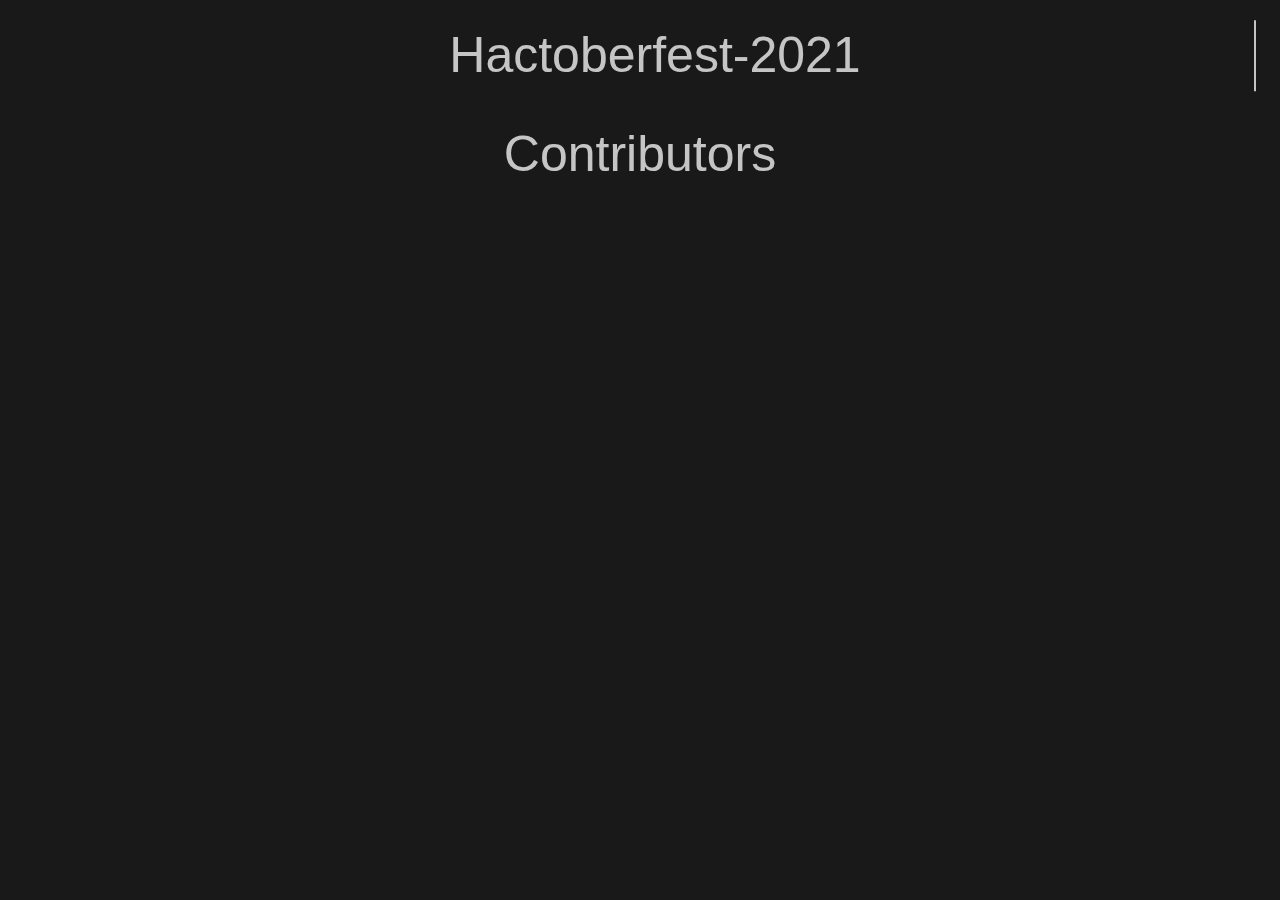
<file: index.html>
<!DOCTYPE html>
<html lang="en">

<head>
	<meta charset="UTF-8" />
	<title>Contributors</title>
</head>

<link rel="stylesheet" href="https://maxcdn.bootstrapcdn.com/bootstrap/3.3.7/css/bootstrap.min.css" />
<link rel="stylesheet" href="./src/index.css" />

<script src="https://ajax.googleapis.com/ajax/libs/jquery/3.1.1/jquery.min.js"></script>
<script src="https://cdnjs.cloudflare.com/ajax/libs/jquery/2.0.2/jquery.min.js"></script>

<script src="https://maxcdn.bootstrapcdn.com/bootstrap/3.3.7/js/bootstrap.min.js"></script>

<body>
	<div id="gradient" />
	<p class="line-1 anim-typewriter">Hactoberfest-2021</p>
	<h3>Contributors</h3>

	<div class="container" id="wrap">
		<div class="row" id="contributors"></div>
	</div>

	<script type="text/javascript" src="./src/index.js"></script>
</body>

</html>
</file>
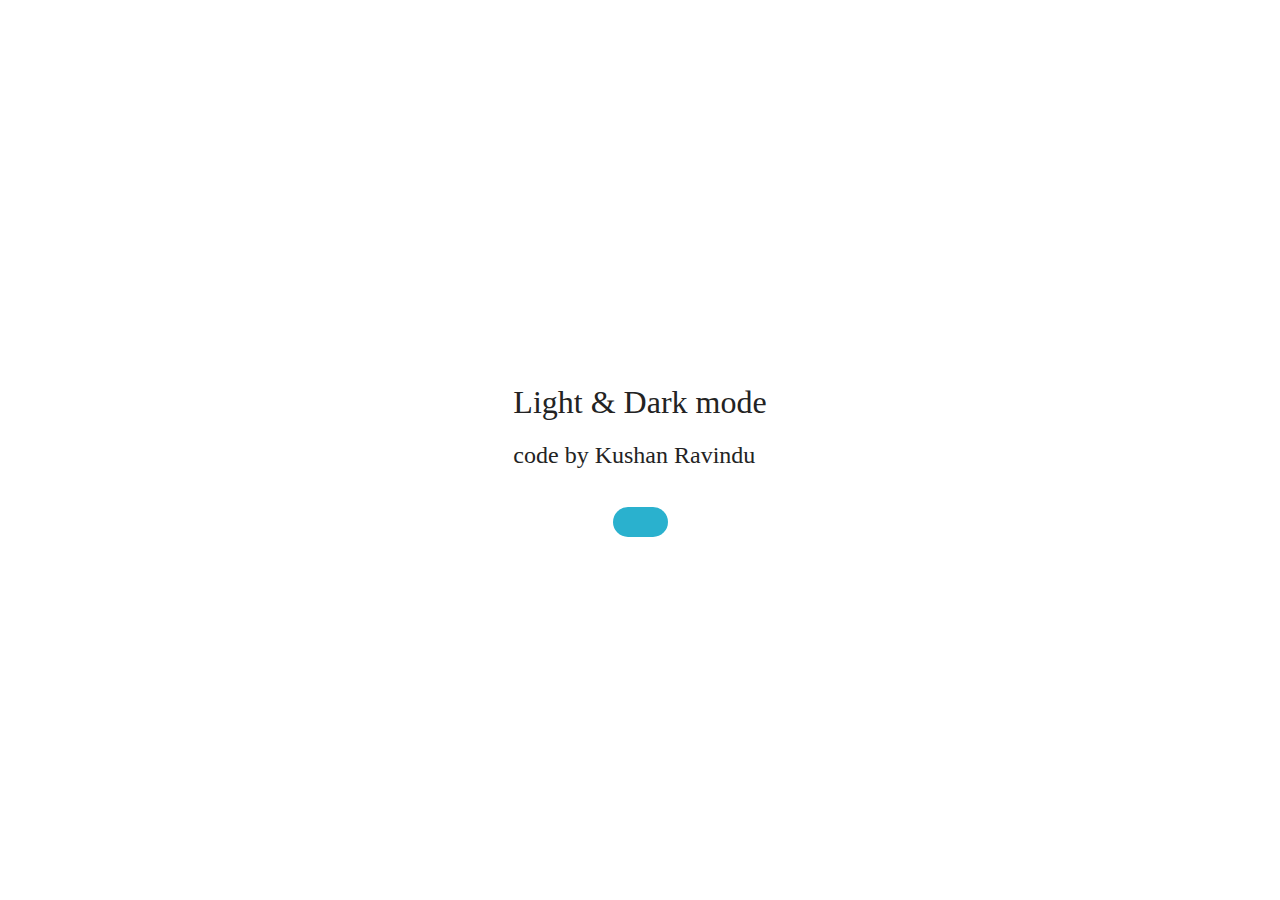
<file: Html,CSS/Dark Mode/index.html>
<!DOCTYPE html>
<html lang="en">
<head>
    <meta charset="UTF-8">
    <meta name="viewport" content="width=device-width, initial-scale=1.0">
    <meta http-equiv="X-UA-Compatible" content="ie=edge">
    <title>Dark &amp; Light mode</title>
    <link rel="stylesheet" href="style.css">
</head>
<body>
    <div class="container">
        <h1>Light &amp; Dark mode</h1>
        <h2>code by Kushan Ravindu</h2>

        <input class="container_toggle" type="checkbox" id="switch" name="mode">
        <label for="switch">Toggle</label> 
    </div>
    <script src="function.js"></script>
</body>
</html>
</file>
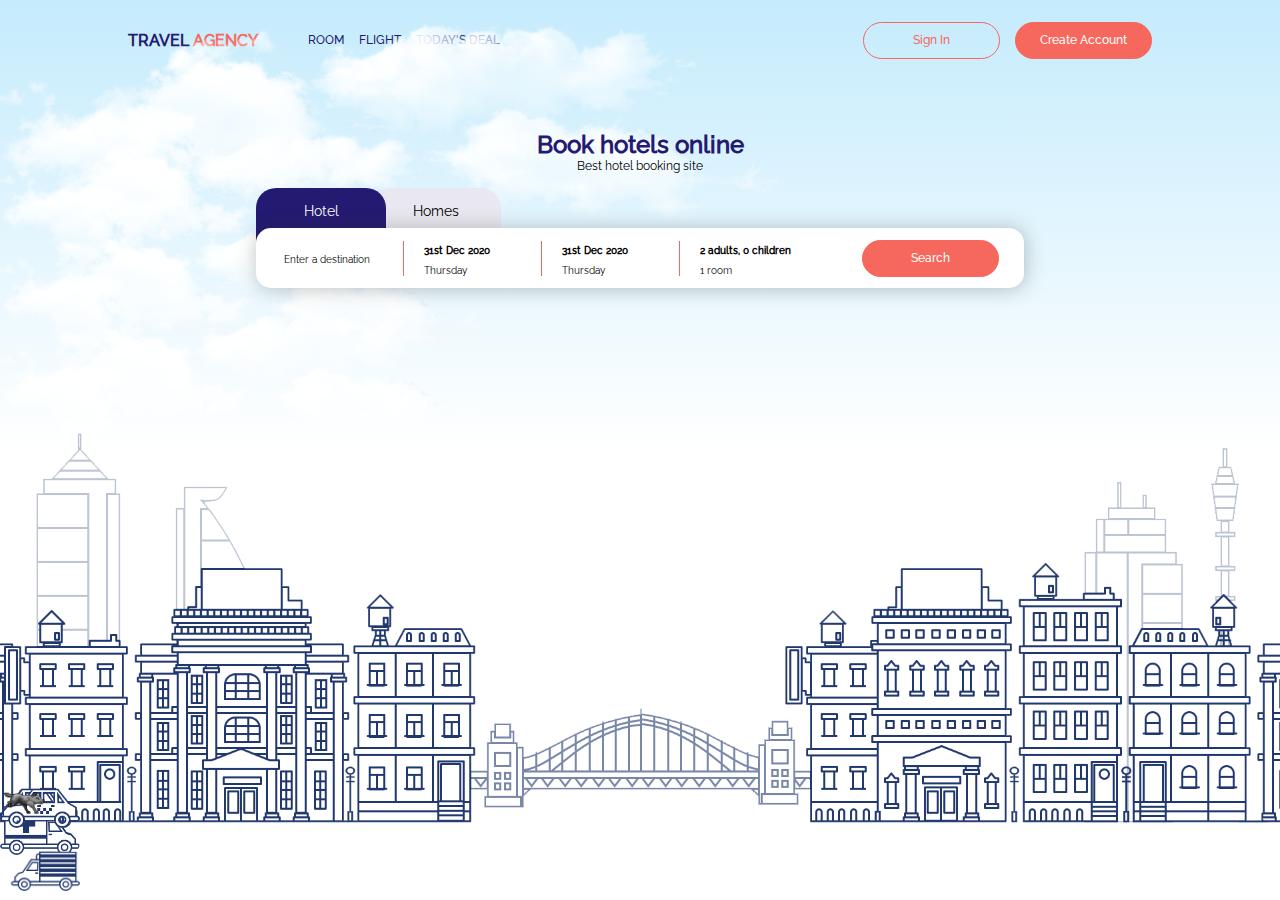
<file: Html,CSS/New folder/index.html>
<!DOCTYPE html>
<html lang="en">

<head>
  <meta charset="UTF-8">
  <meta name="viewport" content="width=device-width, initial-scale=1.0">
  <title>Hotel Booking </title>
  <link rel="stylesheet" href="css/font.css" />

  <link rel="stylesheet" href="css/style.css" />
</head>

<body>
  <div class="container">

    <header>
      <nav>
        <div class="menu">
          <div class="logo">Travel <span>Agency</span></div>
          <ul>
            <li>Room</li>
            <li>Flight</li>
            <li>Today's Deal</li>
          </ul>
        </div>
        <div class="myAccount">
          <div class="ctaGroup">
            <div class="cta">Sign In</div>
            <div class="cta active">Create Account</div>
          </div>
        </div>
      </nav>
    </header>

    <div class="hotel_content">

      <div class="info">
        <h2>Book hotels online</h2>
        <p>Best hotel booking site</p>
      </div>

      <div class="booking_info">

        <div class="opt">
          <span class="active">Hotel</span>
          <span>Homes</span>
        </div>

        <div class="booking_details">

          <div class="item">
            <i class="fa fa-search"></i>
            Enter a destination
          </div>

          <div class="item">
            <div class="date">31st Dec 2020 <i class="fa fa-angle-down"></i></div>
            <div class="days">Thursday</div>
          </div>

          <div class="item">
            <div class="date">31st Dec 2020 <i class="fa fa-angle-down"></i></div>
            <div class="days">Thursday</div>
          </div>

          <div class="item">
            <div class="people">2 adults, 0 children <i class="fa fa-angle-down"></i></div>
            <div class="days">1 room</div>
          </div>

          <div class="item">
            <div class="cta active">Search</div>
          </div>

        </div>

      </div>

    </div>

    <img src="images/hotel.png" class="hotel">
    <img src="images/car1.png" class="car1">
    <img src="images/car2.png" class="car2">
    <img src="images/car3.png" class="car3">
    <img src="images/car4.png" class="car4">
    <img src="images/dog.gif" class="dog_1">
    <img src="images/cloud.png" class="cloud">
    <img src="images/cloud.png" class="cloud_2">
    <img src="images/cloud.png" class="cloud_3">
    <img src="images/cloud.png" class="cloud_4">

  </div>

</body>

</html>
</file>
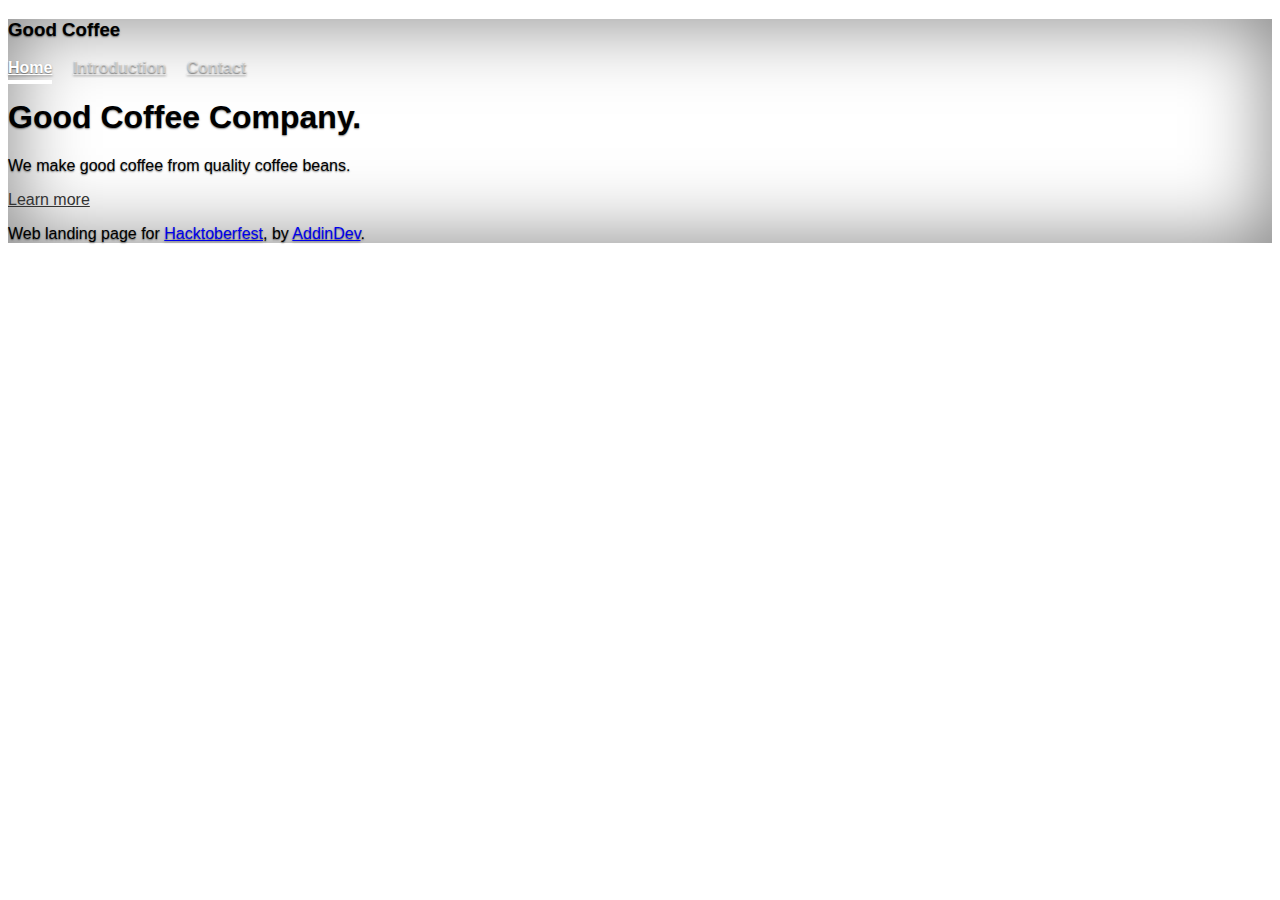
<file: Html,CSS/Simple Landing Page/index.html>
<!doctype html>
<html lang="en" class="h-100">

<head>
    <!-- Required meta tags -->
    <meta charset="utf-8">
    <meta name="viewport" content="width=device-width, initial-scale=1">

    <!-- Bootstrap CSS -->
    <link href="https://cdn.jsdelivr.net/npm/bootstrap@5.1.1/dist/css/bootstrap.min.css" rel="stylesheet"
        integrity="sha384-F3w7mX95PdgyTmZZMECAngseQB83DfGTowi0iMjiWaeVhAn4FJkqJByhZMI3AhiU" crossorigin="anonymous">

    <link href="styles.css" rel="stylesheet">

    <title>Coffee Shop</title>
</head>

<body class="d-flex h-100 text-center text-white bg-dark">

    <div class="cover-container d-flex w-100 h-100 p-3 mx-auto flex-column">
        <header class="mb-auto">
            <div>
                <h3 class="float-md-start mb-0">Good Coffee</h3>
                <nav class="nav nav-masthead justify-content-center float-md-end">
                    <a class="nav-link active" aria-current="page" href="#">Home</a>
                    <a class="nav-link" href="#">Introduction</a>
                    <a class="nav-link" href="#">Contact</a>
                </nav>
            </div>
        </header>

        <main class="px-3">
            <h1>Good Coffee Company.</h1>
            <p class="lead">We make good coffee from quality coffee beans. </p>
            <p class="lead">
                <a href="#" class="btn btn-lg btn-secondary fw-bold border-white bg-white">Learn more</a>
            </p>
        </main>

        <footer class="mt-auto text-white-50">
            <p>Web landing page for <a href="https://hacktoberfest.digitalocean.com/" class="text-white">Hacktoberfest</a>, by <a
                    href="https://github.com/AddinDev/" class="text-white">AddinDev</a>.</p>
        </footer>
    </div>

    <script src="https://cdn.jsdelivr.net/npm/bootstrap@5.1.1/dist/js/bootstrap.bundle.min.js"
        integrity="sha384-/bQdsTh/da6pkI1MST/rWKFNjaCP5gBSY4sEBT38Q/9RBh9AH40zEOg7Hlq2THRZ"
        crossorigin="anonymous"></script>

</body>

</html>
</file>
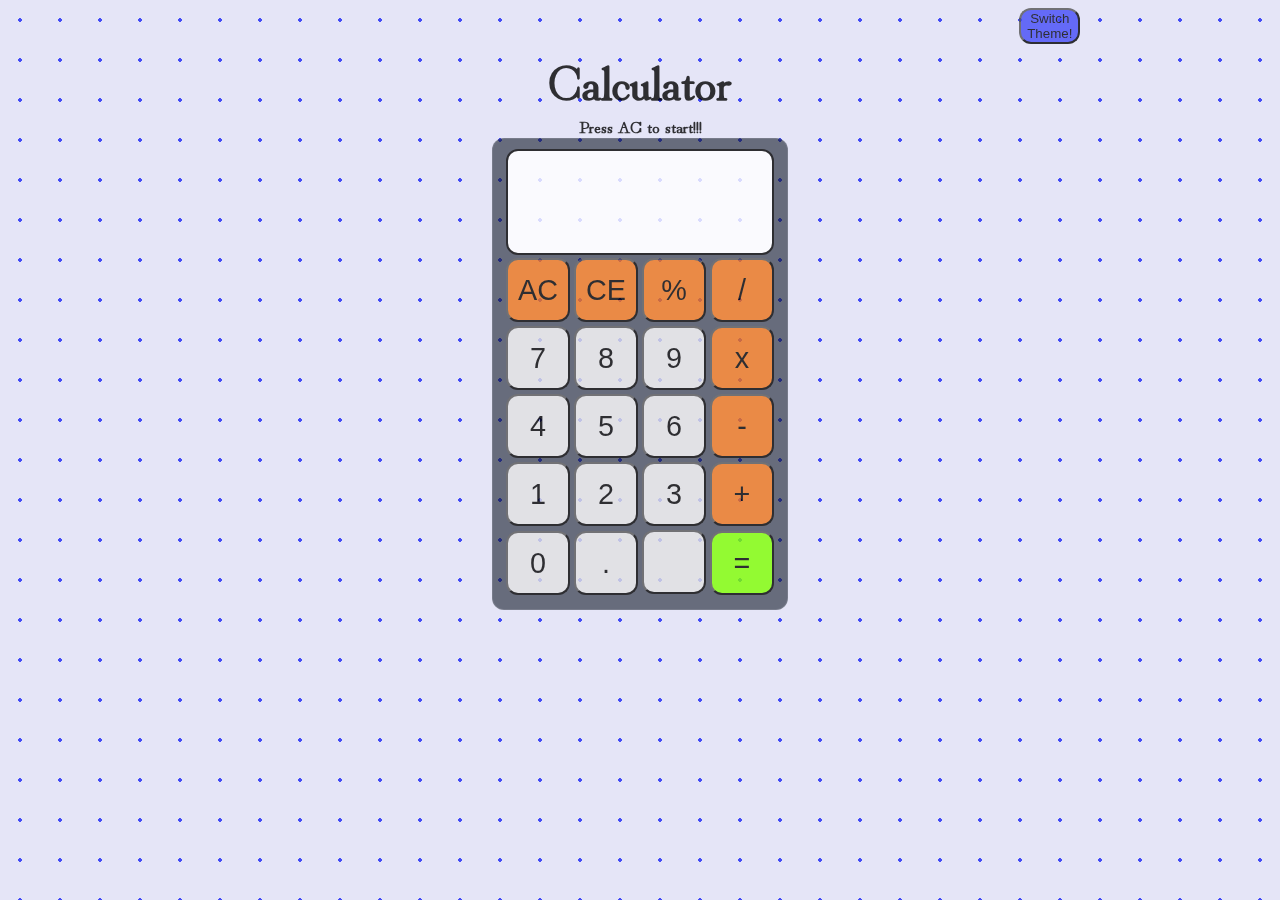
<file: Js/JS-Calc/index.html>
<!DOCTYPE html>
<html lang="en">
  <head>
    <meta charset="UTF-8" />
    <meta http-equiv="X-UA-Compatible" content="IE=edge" />
    <meta name="viewport" content="width=device-width, initial-scale=1.0" />

    <link rel="preconnect" href="https://fonts.googleapis.com">
    <link rel="preconnect" href="https://fonts.gstatic.com" crossorigin>
    <link href="https://fonts.googleapis.com/css2?family=Hina+Mincho&display=swap" rel="stylesheet">

    <link rel="stylesheet" href="style.css" />

    <script src="theme.js"></script>
    <title>Calculator using JS</title>
  </head>

  <body>

    <div class="toogle-theme">
      <button id="theme-switcher" class="round">Switch Theme!</button>
    </div>


    <div class="container">
      <h1>Calculator</h1>
      <h4>Press AC to start!!!</h4>

      

      <div class="calculator">
        <input type="text" name="screen" id="screen" />

        <table>
          <tr>
            <td><button class="numpad oper">AC</button></td>
            <td><button class="numpad oper">CE</button></td>
            <td><button class="numpad oper">%</button></td>
            <td><button class="numpad oper">/</button></td>
          </tr>
          <tr>
            <td><button class="numpad num">7</button></td>
            <td><button class="numpad num">8</button></td>
            <td><button class="numpad num">9</button></td>
            <td><button class="numpad oper">x</button></td>
          </tr>
          <tr>
            <td><button class="numpad num">4</button></td>
            <td><button class="numpad num">5</button></td>
            <td><button class="numpad num">6</button></td>
            <td><button class="numpad oper">-</button></td>
          </tr>
          <tr>
            <td><button class="numpad num">1</button></td>
            <td><button class="numpad num">2</button></td>
            <td><button class="numpad num">3</button></td>
            <td><button class="numpad oper">+</button></td>
          </tr>
          <tr>
            <td><button class="numpad num">0</button></td>
            <td><button class="numpad num">.</button></td>
            <td><button class="numpad num"></button></td>
            <td><button class="numpad equal">=</button></td>
          </tr>
        </table>
      </div>
    </div>

    <script src="index.js"></script>
  </body>

  <script>
    $( ".change" ).on("click", function() {
        if( $( "body" ).hasClass( "dark" )) {
            $( "body" ).removeClass( "dark" );
            $( ".change" ).text( "OFF" );
        } else {
            $( "body" ).addClass( "dark" );
            $( ".change" ).text( "ON" );
        }
    });
</script>
</html>
</file>
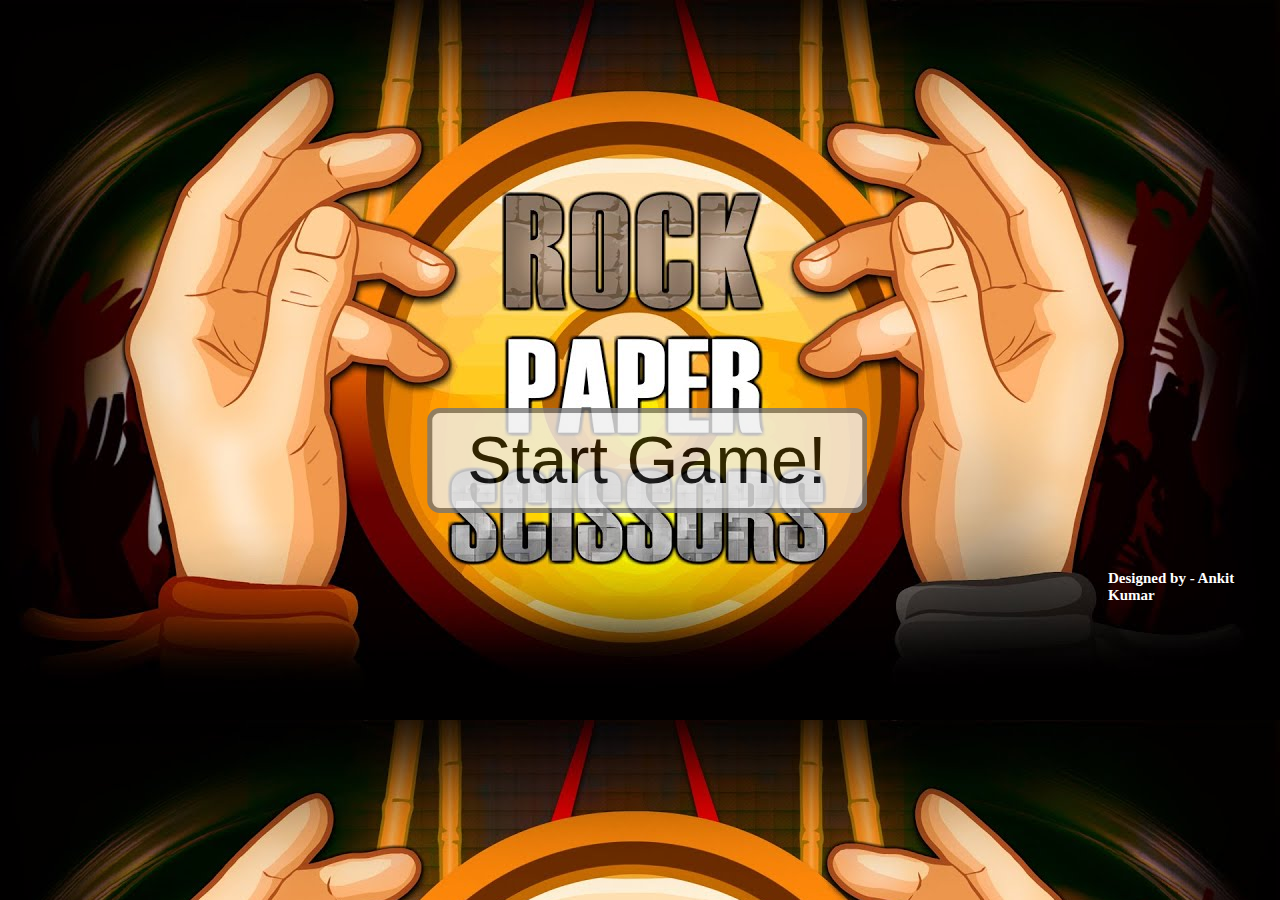
<file: Js/rock paper/index.html>
<!DOCTYPE html>
<html lang="en">
<head>
  <meta charset="UTF-8">
  <meta name="viewport" content="width=device-width, initial-scale=1.0">
  <meta http-equiv="X-UA-Compatible" content="ie=edge">
  <title>Rock, Paper, Scissors</title>
  <script src="app.js" defer></script>
  <style>
    body{

    background: url("maxresdefault.jpg");
    }
    .bottom{
    padding-left: 1100px;
    padding-top: 550px;
    
  }
    h2{
      color: rgb(255, 255, 255);

      height:20px;

      font-size: 15px;
    }
    .button {
  margin: 0;
  opacity: 0.8;
  position: absolute;
  top: 50%;
  right: 46%;
  /* -ms-transform: translateY(50%); */
  /* transform: translateY(50%); */
  transform: scale(5);
  margin-left: 66vh;
  ;
}
    
    
  </style>
</head>
<body>
  <div class="button">
    <button id="start-game-btn">Start Game!</button>
  </div>
  <div class="bottom">
    <h2>Designed by - Ankit Kumar</h2></div>
</body>
</html>
</file>
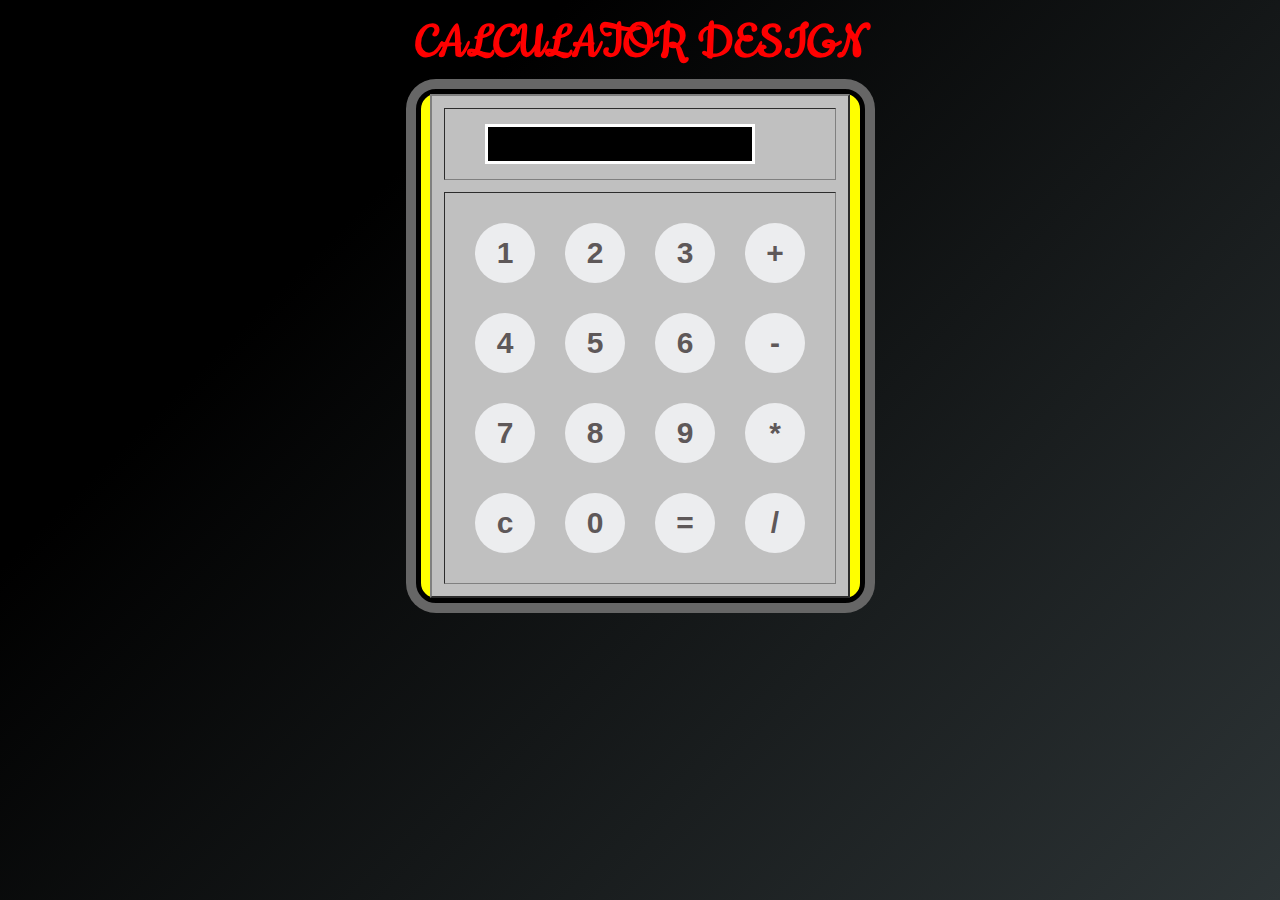
<file: Html,CSS/calculator design/sample.html>
<html>  
    <head>  
    <meta charset="utf-8">  
    <title>  
         calculator design
    </title>  
    <link href="https://fonts.googleapis.com/css2?family=Cookie&display=swap" rel="stylesheet">  
    <!-- CSS property to create interactive  
        calculator interface -->  
        <script src="https://maxcdn.bootstrapcdn.com/bootstrap/3.4.1/js/bootstrap.min.js">
        </script>
    <style>  
    html {  
  height: 100vh;  
  display: flex;  
  align-items: center;  
  justify-content: center;  
  background-color: #2d3436;  
  background-image: linear-gradient(315deg, #2d3436 0%, #000000 74%);  
  font-family: 'Cookie', cursive;  
}  
.title {  
margin-bottom: 10px;  
padding: 5px 0;  
font-size: 55px;  
font-weight: bold;  
text-align: center;  
color: red;  
font-family: 'Cookie', cursive;  
}  
input[type=button] {  
  width: 60px;  
  height: 60px;  
  float: left;  
  padding: 0;  
  margin: 15px;  
  box-sizing: border-box;  
  background: #ecedef;  
  border: none;  
  font-size: 30px;  
  line-height: 30px;  
  border-radius: 50%;  
  font-weight: 700;  
  color: #5e5859;  
  cursor: pointer;    
}  
input[type=text] {  
  width: 270px;  
  height: 60px;  
  float: left;  
  padding: 0;  
  box-sizing: border-box;  
  border: none;  
  background: none;  
  color: red;  
  text-align: right;  
  font-weight: 700;  
  font-size: 60px;  
  line-height: 60px;  
  margin: 0 25px;  
  }  
.calculator {  
  background-color: #FFFF00;  
  box-shadow: 0px 0px 0px 10px #666;  
  border: 5px solid black;  
  border-radius: 20px;  
}  
#display {  
  height: 40px;  
  text-align: right;  
  background-color: black;  
  border: 3px solid white;  
  font-size: 18px;  
  left: 2px;  
  top: 2px;  
  color: red;  
}  
.btnTop {  
  color: red;  
  margin: 25px;  
  width: 50px;  
  height: 25px;  
}     
    </style>  
</head>  
<body>
  
  <div class = "title"  align="center">  
    CALCULATOR DESIGN  
</div>
    <form name="Calculator" class = "calculator" >  
<table border="2" align="center" cellpadding="15" cellspacing="12" bgcolor="#c0c0c0">  
<tr>  
<td>  
<input type="text" name="Input" Size="35" id="display">  
<br>  
</td>  
</tr>  
<tr>  
<td>  
<input type="button" name = "one" style="font-size:30px" value=" 1 " OnClick="Calculator.Input.value += '1'">  
<input type="button" name = "two" style = "font-size:30px" value=" 2 " OnCLick="Calculator.Input.value += '2'">  
<input type="button" name = "three" style="font-size:30px" value=" 3 " OnClick="Calculator.Input.value += '3'">  
<input type="button" name="add" class ="btnTop" style="font-size:30px" value=" + " OnClick="Calculator.Input.value += ' + '">  
<br>  
<input type="button" name = "four" style="font-size:30px" value=" 4 " OnClick="Calculator.Input.value += '4'">  
<input type="button" name = "five" style="font-size:30px" value=" 5 " OnCLick="Calculator.Input.value += '5'">  
<input type="button" name = "six" style="font-size:30px" value=" 6 " OnClick="Calculator.Input.value += '6'">  
<input type="button" name = "minus" class="btnmin" style="font-size:30px" value=" - " OnClick="Calculator.Input.value += ' - '">  
<br>  
<input type="button" name = "seven" style="font-size:30px" value=" 7 " OnClick="Calculator.Input.value += '7'">  
<input type="button" name = "eight" style="font-size:30px" value=" 8 " OnCLick="Calculator.Input.value += '8'">  
<input type="button" name = "nine" style="font-size:30px" value=" 9 " OnClick="Calculator.Input.value += '9'">  
<input type="button" name = "mul" style="font-size:30px" value=" * "   
OnClick="Calculator.Input.value += ' * '">  
<br>  
<input type="button" name = "clear" style="font-size:30px" value=" c " OnClick="Calculator.Input.value = ''">  
<input type="button" name="zero" style="font-size:30px" value=" 0 " OnClick="Calculator.Input.value += '0'">  
<input type="button" name="DoIt" style="font-size:30px" value=" = " OnClick="Calculator.Input.value = eval(Calculator.Input.value)">  
<input type="button" name="div" style="font-size:30px" value=" / " OnClick="Calculator.Input.value += ' / '">  
<br>  
</td>  
  
</tr>  
</table>  
</form>  
</body>  
</html>
</file>
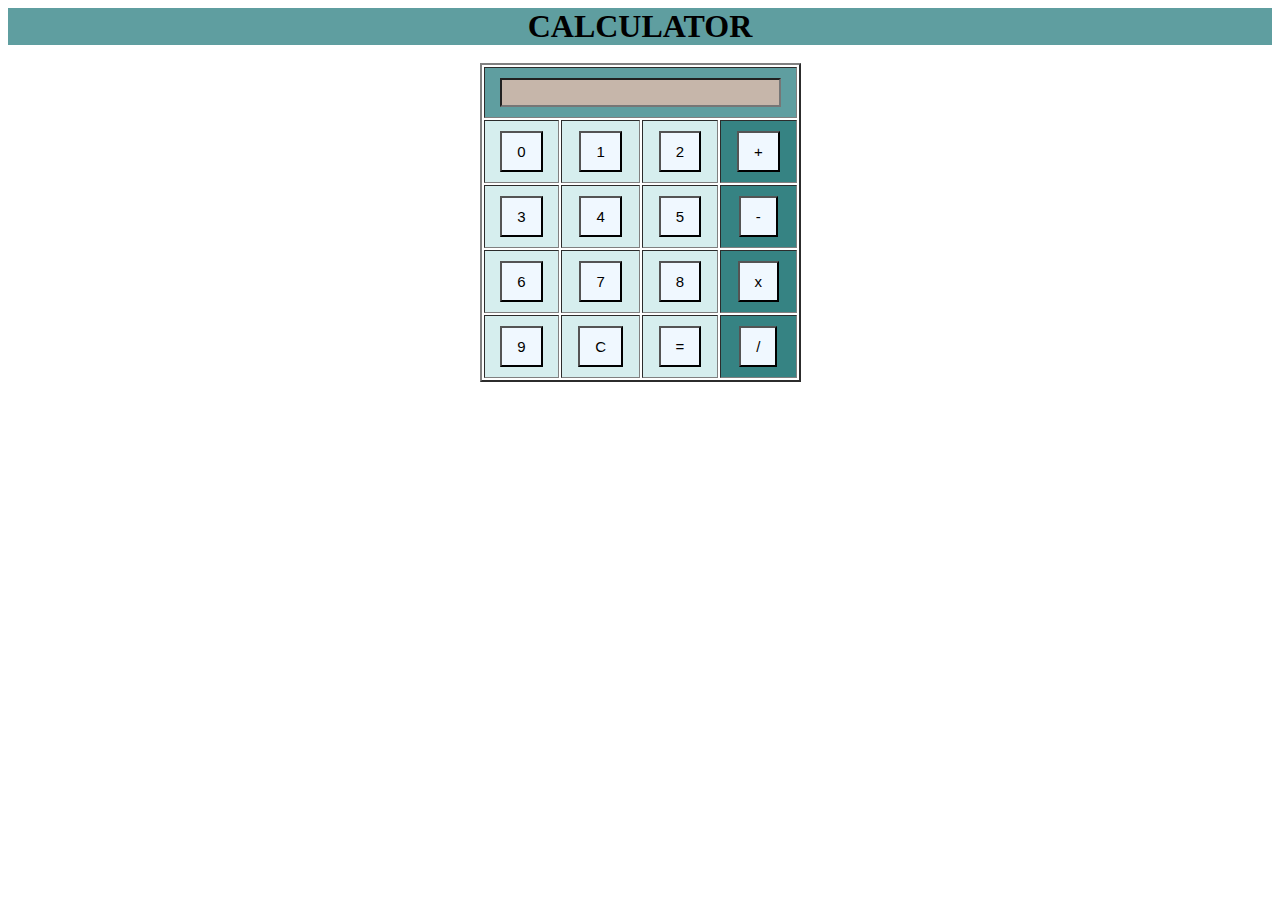
<file: Html,CSS/calculator/calculator.html>
<html> 
    <head>
        <title>CALCULATOR</title>
        <header style="background-color:cadetblue;font-family: cursive; text-align: center; font-size: 32px;"><b>CALCULATOR</b></header>
    </head>
	<style>
		td {
			padding: 10px 15px;
		}
		td [type="button"] {
			padding: 10px 15px;
			font-size: 15px;
		}
	</style>
<!-- create table -->
<body> 
    <br>

	<table border=2 style="margin: 0 auto; text-align: center"> 
    

		<tr> 

		<td colspan="4" style="background-color:cadetblue"><input style="background-color:c6b6aa; padding: 5px 50px;" type="text"/></td> 

		</tr> 
		


		<tr > 
			<td style="background-color:#D6EEEE;"><input style="background-color:aliceblue;" type="button" value="0" > </td> 
			<td style="background-color:#D6EEEE;"><input style="background-color:aliceblue;" type="button" value="1" > </td> 
			<td style="background-color:#D6EEEE;"><input style="background-color:aliceblue;" type="button" value="2" > </td> 
			<td style="background-color:#368383;"><input style="background-color:aliceblue;" type="button" value="+" > </td>
		</tr > 
		<tr > 
			<td style="background-color:#D6EEEE;"><input style="background-color:aliceblue;" type="button" value="3" > </td> 
			<td style="background-color:#D6EEEE;"><input  style="background-color:aliceblue;"type="button" value="4" > </td> 
			<td style="background-color:#D6EEEE;"><input  style="background-color:aliceblue;" type="button" value="5" > </td> 
			<td style="background-color:#368383;"><input style="background-color:aliceblue;"type="button" value="-" > </td> 
		</tr> 
		<tr> 
			<td style="background-color:#D6EEEE;"><input style="background-color:aliceblue;"type="button" value="6" > </td> 
			<td style="background-color:#D6EEEE;"><input style="background-color:aliceblue;"type="button" value="7" > </td> 
			<td style="background-color:#D6EEEE;"><input style="background-color:aliceblue;"type="button" value="8" > </td>  
			<td style="background-color:#368383;"><input style="background-color:aliceblue;"type="button" value="x" > </td> 
		</tr> 
		<tr> 
			<td style="background-color:#D6EEEE;"><input style="background-color:aliceblue;"type="button" value="9" > </td> 
			<td style="background-color:#D6EEEE;"><input style="background-color:aliceblue;"type="button" value="C" > </td> 
			<td style="background-color:#D6EEEE;"><input style="background-color:aliceblue;"type="button" value="=" > </td>
			<td style="background-color:#368383;"><input style="background-color:aliceblue;" type="button" value="/" > </td> 
		</tr> 
	</table> 
</body> 
</html>
</file>
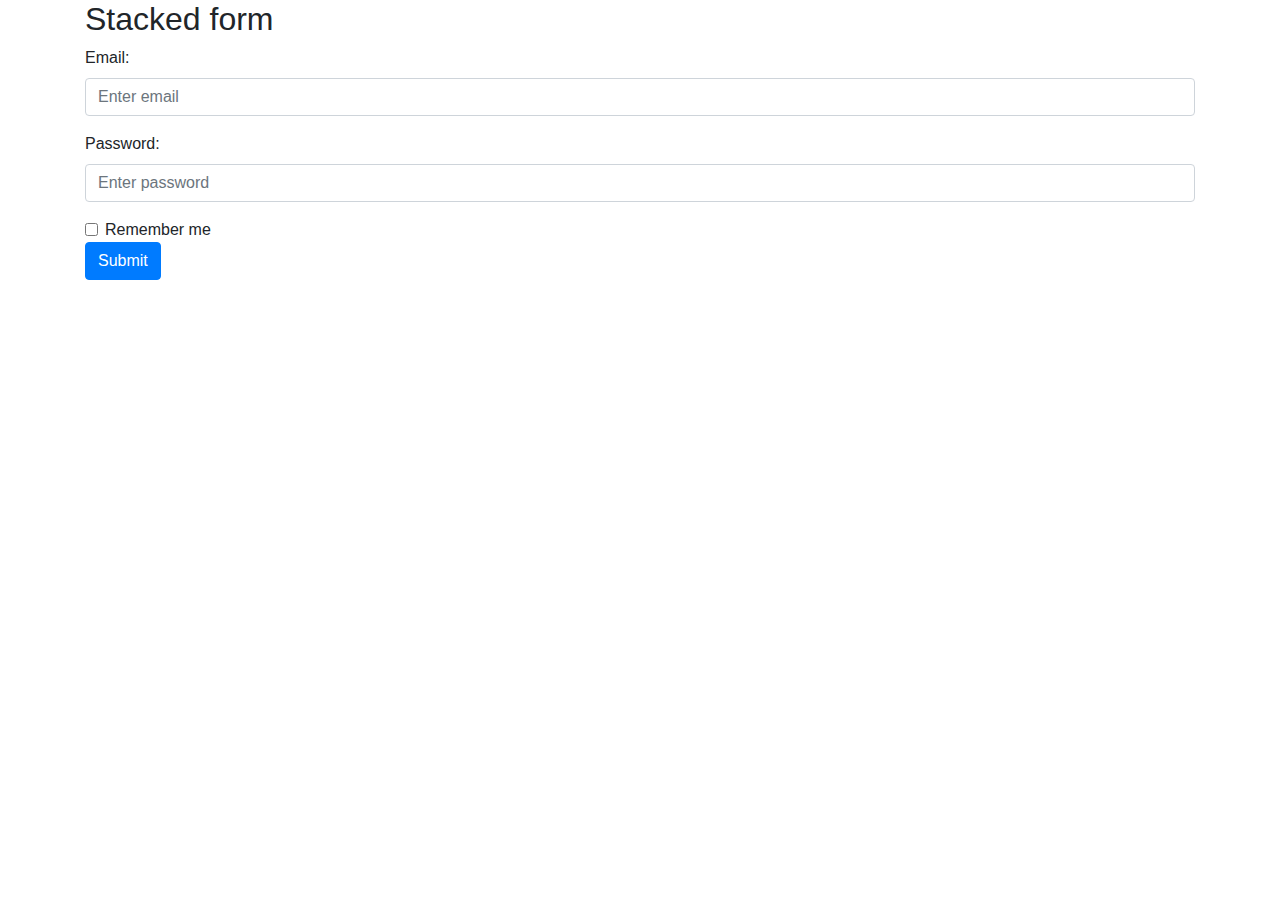
<file: Html,CSS/Corona-Quiz/form.html>
<!DOCTYPE html>
<html lang="en">
<head>
  <title>Bootstrap Example</title>
  <meta charset="utf-8">
  <meta name="viewport" content="width=device-width, initial-scale=1">
  <link rel="stylesheet" href="https://maxcdn.bootstrapcdn.com/bootstrap/4.0.0/css/bootstrap.min.css">
  <script src="https://ajax.googleapis.com/ajax/libs/jquery/3.3.1/jquery.min.js"></script>
  <script src="https://cdnjs.cloudflare.com/ajax/libs/popper.js/1.12.9/umd/popper.min.js"></script>
  <script src="https://maxcdn.bootstrapcdn.com/bootstrap/4.0.0/js/bootstrap.min.js"></script>
</head>
<body>

<div class="container">
  <h2>Stacked form</h2>
  <form action="/action_page.php" onsubmit="return myfun()" name="forms">
    <div class="form-group">
      <label for="email">Email:</label>
      <input type="text" class="form-control" id="texts" placeholder="Enter email" name="email">
    </div>
    <div class="form-group">
      <label for="pwd">Password:</label>
      <input type="password" class="form-control" id="pwd" placeholder="Enter password" name="pswd">
    </div>
    <div class="form-check">
      <label class="form-check-label">
        <input class="form-check-input" type="checkbox" name="remember"> Remember me
      </label>
    </div>
    <button type="submit" class="btn btn-primary">Submit</button>
  </form>
</div>

<script type="text/javascript">
  
    function myfun(){
      debugger;
      var a  = document.getElementById("texts").value;
      if(a == ""){
        alert(" fill the emial");
        return false;
      }
    }

</script>

</body>
</html>
</file>
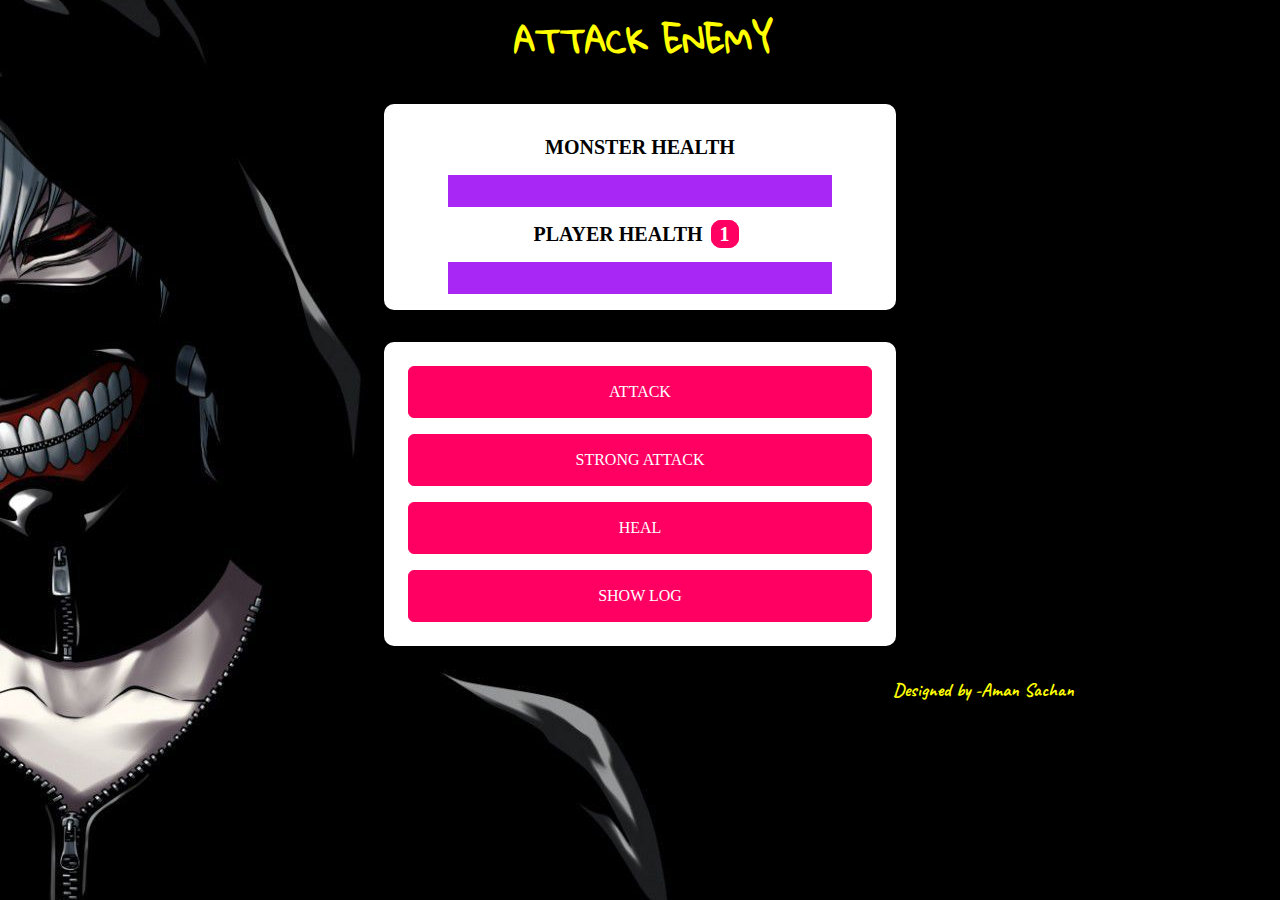
<file: Html,CSS/Enemy Attack/index1.html>
<html>
  <head>
    <meta charset="UTF-8" />
    <meta name="viewport" content="width=device-width, initial-scale=1.0" />
    <meta http-equiv="X-UA-Compatible" content="ie=edge" />
    <title>Monster Killer</title>
    <link rel="preconnect" href="https://fonts.googleapis.com">
    <link rel="preconnect" href="https://fonts.gstatic.com" crossorigin>
<link href="https://fonts.googleapis.com/css2?family=Caveat&family=Gloria+Hallelujah&family=Permanent+Marker&display=swap" rel="stylesheet">
    <style>
    body{
  background: url("photos/davil.jpg") center right fixed;
}

h2 {
  font-size: 1.25rem;
  margin: 1rem 0.5rem;
  font-family: 'Permanent Marker', cursive;
}

#heading{
  padding-left: 40%;
color:yellow;
font-family: 'Gloria Hallelujah', cursive;
}
#heading1{
  padding-left: 70%;
color:yellow;
font-family:'Caveat', cursive ;
}
progress {
  -webkit-appearance: none;
  -moz-appearance: none;
  appearance: none;
  width: 80%;
  height: 2rem;
  color: #ff0062;
  border: 1px solid #a927f5;
}
#image{
 padding-right:100%;
}
progress[value]::-webkit-progress-bar,
progress[value] {

  box-shadow: 0 2px 5px rgba(0, 0, 0, 0.25) inset;
}

progress[value]::-webkit-progress-value {
  background-color: #a927f5;
  transition: all 0.2s ease-out;
}

progress[value]::-moz-progress-bar {
  background-color: #a927f5;
  transition: all 0.2s ease-out;
}

button {
    display: block;
    position: relative;
  font: inherit;
  background: #ff0062;
  border: 1px solid #ff0062;
  font-family: 'Permanent Marker', cursive;
  color: rgb(255, 255, 255);
  padding: 1rem 2rem;
  border-radius: 6px;
  cursor: pointer;
  margin: 0.5rem;
}

button:focus {
  outline: none;
}

button:hover,
button:active {
  background: #a927f5;
  border-color: #a927f5;
}

.button::after{
    content: '';
    position: absolute;
    left: 0;
    bottom: 0;
    width: 100%;
    height:3px;
    color: linear-gradient(to right ,#56247f, #ff4343);
    transform: scale(0);
    transform-origin: left;
    transition: transform .5s;

}
#health-levels,
#controls {
  margin: 2rem auto;
  width: 30rem;
  text-align: center;
  border-radius: 10px;
  padding: 1rem;
  box-shadow: 0 2px 8px rgba(0, 0, 0, 0.25);
  background: white;
}

#controls {
  display: flex;
  flex-direction: column;
}

#bonus-life {
  font-weight: bold;
  color: white;
  background: #ff0062;
  border: 1px solid #ff0062;
  padding: 0.15rem 0.5rem;
  border-radius: 10px;
  text-align: center;
  margin: 0 0.5rem;
}

    </style>
    <script src="assets/scripts/vendor.js" defer></script>
    <script src="assets/scripts/app.js" defer></script>
  </head>
  <body>
    <div id="heading">
    <h1>ATTACK ENEMY</h1></div>

    <section id="health-levels">
      <h2>MONSTER HEALTH</h2>
      <progress id="monster-health" max="100" value="100">100%</progress>
      <h2>PLAYER HEALTH<span id="bonus-life">1</span></h2>
      <progress id="player-health" max="100" value="100">100%</progress>
    </section>
    <section id="controls">
      <button id="attack-btn">ATTACK</button>
      <button id="strong-attack-btn">STRONG ATTACK</button>
      <button id="heal-btn">HEAL</button>
      <button id="log-btn">SHOW LOG</button>
    </section>
    <div id="heading1">
        <h3>Designed by -Aman Sachan</h3></div>
  </body>
</html>
</file>
<file: src/index.css>
body {
  background-color: #303030;
  padding: 0px;
  margin: 0px;
  color: #e8e8e8;
}

h1,
h3 {
  text-align: center;
  margin-top: 0px;
}

h1 {
  margin-bottom: 15px;
}

h3 {
  margin-bottom: 25px;
  font-size: 5rem;
}
.template {
  display: none;
}

#author {
  padding: 2%;
  min-height: 55vh;
  max-height: 55vh;
}
#wrap {
  min-height: 55vh;
}

body {
  height: calc(100vh - 8em);
  padding: 4em;
  color: rgba(255, 255, 255, 0.75);
  font-family: "Franklin Gothic Medium", "Arial Narrow", Arial, sans-serif;
  background-color: rgb(25, 25, 25);
}
.line-1 {
  position: relative;
  top: 50%;
  width: 24em;
  margin: 0 auto;
  border-right: 2px solid rgba(255, 255, 255, 0.75);
  font-size: 5rem;
  text-align: center;
  white-space: nowrap;
  overflow: hidden;
  transform: translateY(-50%);
}

/* Animation */
.anim-typewriter {
  animation: typewriter 4s steps(20) 1s 1 normal both,
    blinkTextCursor 800ms steps(20) infinite normal;
}
@keyframes typewriter {
  from {
    width: 0;
  }
  to {
    width: 8.5em;
  }
}
@keyframes blinkTextCursor {
  from {
    border-right-color: rgba(255, 255, 255, 0.75);
  }
  to {
    border-right-color: transparent;
  }
}
</file>
<file: Html,CSS/Dark Mode/style.css>
html{
    background: var(--backg);
    --btn:#2ab1ce;
    --backg:#fff;
    --colorx:#232323;
    width: 100%;
    height: 100vh;
    display: flex;
    flex-direction: column;
    justify-content: center;
    align-items: center;
}

html[data-theme='dartheme']{
    background: var(--backg);
    --btn:#ea4b3c;
    --backg:#232323;
    --colorx:#fff;
}

h1{
    font-family: 'Times New Roman', Times, serif;
    font-weight: 300;
    color: var(--colorx);
}

h2{
    font-family: 'Times New Roman', Times, serif;
    font-weight: 100;
    color: var(--colorx);
}

input[type=checkbox]{
    visibility: hidden;
    height: 0;
    width: 0;
}

label{
    margin: 0 auto;
    display: flex;
    justify-content: center;
    align-items: center;
    border-radius: 100px;
    position: relative;
    cursor: pointer;
    text-indent: -9999px;
    width: 55px;
    height: 30px;
    background: var(--btn);
}

label-after{
    border-radius: 50%;
    position: absolute;
    content: '';
    background: #fff;
    width: 20px;
    height: 20px;
    top: 5px;
    left: 4px;
    transition: ease-in-out 200ms;
}

input:checked+label{
    background: #ea4b3c;
}

input:checked +label::after{
    left: calc(100% - 5px);
    transform: translateX(-100%);
}

html.transition,
html.transition *,
html.transition *:before,
html.transition *:after{
    transition: ease-in-out 200ms !important;
    transition-delay: 0 !important;
}
</file>
<file: Html,CSS/New folder/css/font.css>
/* raleway-100 - latin */
@font-face {
  font-family: 'Raleway';
  font-style: normal;
  font-weight: 100;
  src: local(''),

       url('../fonts/raleway-v18-latin-100.ttf') format('truetype'),

}
/* raleway-200 - latin */
@font-face {
  font-family: 'Raleway';
  font-style: normal;
  font-weight: 200;
  src: local(''),
       url('../fonts/raleway-v18-latin-200.ttf') format('truetype'),

}
/* raleway-300 - latin */
@font-face {
  font-family: 'Raleway';
  font-style: normal;
  font-weight: 300;

  src: local(''),

       url('../fonts/raleway-v18-latin-300.ttf') format('truetype'),
}

@font-face {
  font-family: 'Raleway';
  font-style: normal;
  font-weight: 400;
  src: local(''),
       url('../fonts/raleway-v18-latin-regular.ttf') format('truetype'),

}
/* raleway-500 - latin */
@font-face {
  font-family: 'Raleway';
  font-style: normal;
  font-weight: 500;

  src: local(''),


       url('../fonts/raleway-v18-latin-500.ttf') format('truetype'),

}
</file>
<file: Html,CSS/New folder/css/style.css>
* {
  margin: 0;
  padding: 0;
}

body {
  width: 100%;
  display: block;
  height: 100vh;
  overflow: hidden;
  font-family: "Raleway", sans-serif;
  position: relative;
}

.dFlex, header, header nav .menu, header nav .menu ul, header nav .myAccount .ctaGroup, header nav .myAccount .ctaGroup .cta, .booking_info .opt, .booking_info .opt span, .booking_details, .booking_details .item .cta {
  display: -webkit-box;
  display: -ms-flexbox;
  display: flex;
  -webkit-box-pack: center;
      -ms-flex-pack: center;
          justify-content: center;
  -webkit-box-align: center;
      -ms-flex-align: center;
          align-items: center;
}

.container {
  width: 100%;
  height: 100vh;
  display: -webkit-box;
  display: -ms-flexbox;
  display: flex;
  position: relative;
  overflow: hidden;
  background-image: -webkit-gradient(linear, left top, left bottom, from(#03a9f43b), color-stop(white), to(white));
  background-image: linear-gradient(to bottom, #03a9f43b, white, white);
  -webkit-transform-style: preserve-3d;
          transform-style: preserve-3d;
  -webkit-box-orient: vertical;
  -webkit-box-direction: normal;
      -ms-flex-direction: column;
          flex-direction: column;
}

.container img {
  -webkit-perspective: 1000px;
          perspective: 1000px;
  -webkit-transform-style: preserve-3d;
          transform-style: preserve-3d;
}

header {
  width: 100%;
  height: 80px;
  margin: 0 auto;
  padding: 0 10%;
  color: #241a71;
  -webkit-box-sizing: border-box;
          box-sizing: border-box;
}

header nav {
  display: -webkit-box;
  display: -ms-flexbox;
  display: flex;
  -webkit-box-pack: justify;
      -ms-flex-pack: justify;
          justify-content: space-between;
  -webkit-box-align: center;
      -ms-flex-align: center;
          align-items: center;
  width: 100%;
}

header nav .menu .logo {
  font-size: 16px;
  font-weight: bold;
  margin-right: 50px;
  text-transform: uppercase;
  color: #241a71;
}

header nav .menu .logo span {
  color: #f6685e;
}

header nav .menu ul {
  margin: 0;
  padding: 0;
  list-style-type: none;
}

header nav .menu ul li {
  font-size: 12px;
  font-weight: 500;
  cursor: pointer;
  text-transform: uppercase;
}

header nav .menu ul li + li {
  margin-left: 15px;
}

header nav .myAccount .ctaGroup .cta {
  width: 135px;
  height: 35px;
  border: 1px solid #f6685e;
  font-size: 12px;
  font-weight: 500;
  border-radius: 35px;
  color: #f6685e;
  cursor: pointer;
}

header nav .myAccount .ctaGroup .cta + .cta {
  margin-left: 15px;
}

header nav .myAccount .ctaGroup .cta.active {
  background-color: #f6685e;
  color: #fff;
}

.hotel_content {
  display: block;
  text-align: center;
  width: 768px;
  margin: 0 auto;
  position: relative;
  z-index: 10;
  margin-top: 50px;
}

.info h2 {
  color: #241a71;
}

.info p {
  font-size: 12px;
}

.booking_info {
  margin-top: -15px;
}

.booking_info .opt {
  -webkit-box-pack: start;
      -ms-flex-pack: start;
          justify-content: flex-start;
  position: relative;
  top: 30px;
  z-index: 1;
}

.booking_info .opt span {
  width: 130px;
  height: 70px;
  border-radius: 20px;
  background-color: #e9e8f0;
  cursor: pointer;
  -webkit-box-align: start;
      -ms-flex-align: start;
          align-items: flex-start;
  font-size: 14px;
  position: relative;
  z-index: 2;
  padding-top: 15px;
  -webkit-box-sizing: border-box;
          box-sizing: border-box;
}

.booking_info .opt span.active {
  background-color: #241a71;
  color: #fff;
}

.booking_info .opt span + span {
  left: -15px;
  z-index: 1;
}

.booking_details {
  background-color: #fff;
  height: 60px;
  border-radius: 15px;
  position: relative;
  z-index: 2;
  -webkit-box-shadow: 1px 1px 20px 0px rgba(50, 50, 50, 0.3);
          box-shadow: 1px 1px 20px 0px rgba(50, 50, 50, 0.3);
  -webkit-box-pack: justify;
      -ms-flex-pack: justify;
          justify-content: space-between;
  -webkit-box-align: center;
      -ms-flex-align: center;
          align-items: center;
  padding: 0 15px;
  -webkit-box-sizing: border-box;
          box-sizing: border-box;
}

.booking_details .item {
  font-size: 10px;
  padding: 0 10px 0 20px;
  -webkit-box-sizing: border-box;
          box-sizing: border-box;
  text-align: left;
}

.booking_details .item .fa {
  font-size: 14px;
  margin-right: 8px;
  color: #f6685e;
}

.booking_details .item .date,
.booking_details .item .people {
  font-weight: 600;
  margin-bottom: 8px;
}

.booking_details .item .date .fa,
.booking_details .item .people .fa {
  margin-right: 0;
  margin-left: 8px;
  font-size: 14px;
}

.booking_details .item .cta {
  width: 135px;
  height: 35px;
  border: 1px solid #f6685e;
  font-size: 12px;
  font-weight: 500;
  border-radius: 35px;
  color: #f6685e;
  cursor: pointer;
  background-color: #f6685e;
  color: #fff;
}

.booking_details .item + .item {
  border-left: 1px solid #f6685e;
}

.booking_details .item:nth-last-child(1) {
  border-left: none;
}

.booking_details .item:nth-child(1) {
  padding: 0;
  padding-left: 5px;
}

.hotel {
  position: absolute;
  bottom: 6vw;
  left: 0;
  width: 100%;
  z-index: 2;
}

.car1 {
  position: absolute;
  bottom: 8%;
  -webkit-animation: drive 15s;
          animation: drive 15s;
  -webkit-animation-iteration-count: infinite;
          animation-iteration-count: infinite;
  width: 80px;
  z-index: 3;
}

.car2 {
  position: absolute;
  bottom: 5%;
  -webkit-animation: drive 10s;
          animation: drive 10s;
  -webkit-animation-iteration-count: infinite;
          animation-iteration-count: infinite;
  width: 80px;
  z-index: 3;
}

.car3 {
  position: absolute;
  bottom: 8%;
  -webkit-animation: drive_2 20s;
          animation: drive_2 20s;
  -webkit-animation-iteration-count: infinite;
          animation-iteration-count: infinite;
  width: 80px;
  z-index: 3;
}

.car4 {
  position: absolute;
  bottom: 1%;
  -webkit-animation: drive_2 12s;
          animation: drive_2 12s;
  -webkit-animation-iteration-count: infinite;
          animation-iteration-count: infinite;
  width: 80px;
  z-index: 3;
}

.dog_1 {
  height: 6%;
  position: absolute;
  bottom: 9%;
  -webkit-animation: drive 20s;
          animation: drive 20s;
  -webkit-animation-iteration-count: infinite;
          animation-iteration-count: infinite;
  z-index: 3;
}

.cloud {
  position: absolute;
  top: -100px;
  -webkit-animation: cloud_1 50s;
          animation: cloud_1 50s;
  -webkit-animation-iteration-count: infinite;
          animation-iteration-count: infinite;
  width: 800px;
  z-index: 1;
}

.cloud_2 {
  position: absolute;
  bottom: 50%;
  -webkit-animation: cloud_2 60s;
          animation: cloud_2 60s;
  -webkit-animation-iteration-count: infinite;
          animation-iteration-count: infinite;
  width: 500px;
  z-index: 1;
}

.cloud_3 {
  position: absolute;
  bottom: 60%;
  -webkit-animation: cloud_2 30s;
          animation: cloud_2 30s;
  -webkit-animation-iteration-count: infinite;
          animation-iteration-count: infinite;
  width: 500px;
  z-index: 1;
}

.cloud_4 {
  position: absolute;
  bottom: 70%;
  -webkit-animation: cloud_2 70s;
          animation: cloud_2 70s;
  -webkit-animation-iteration-count: infinite;
          animation-iteration-count: infinite;
  width: 500px;
  z-index: 1;
}

@-webkit-keyframes drive {
  from {
    -webkit-transform: translateX(-100px);
            transform: translateX(-100px);
  }
  to {
    -webkit-transform: translateX(1950px);
            transform: translateX(1950px);
  }
}

@keyframes drive {
  from {
    -webkit-transform: translateX(-100px);
            transform: translateX(-100px);
  }
  to {
    -webkit-transform: translateX(1950px);
            transform: translateX(1950px);
  }
}

@-webkit-keyframes drive_2 {
  from {
    -webkit-transform: translateX(1950px);
            transform: translateX(1950px);
  }
  to {
    -webkit-transform: translateX(-200px);
            transform: translateX(-200px);
  }
}

@keyframes drive_2 {
  from {
    -webkit-transform: translateX(1950px);
            transform: translateX(1950px);
  }
  to {
    -webkit-transform: translateX(-200px);
            transform: translateX(-200px);
  }
}

@-webkit-keyframes cloud_1 {
  from {
    -webkit-transform: translateX(1900px);
            transform: translateX(1900px);
  }
  to {
    -webkit-transform: translateX(-900px);
            transform: translateX(-900px);
  }
}

@keyframes cloud_1 {
  from {
    -webkit-transform: translateX(1900px);
            transform: translateX(1900px);
  }
  to {
    -webkit-transform: translateX(-900px);
            transform: translateX(-900px);
  }
}

@-webkit-keyframes cloud_2 {
  from {
    -webkit-transform: translateX(1900px);
            transform: translateX(1900px);
  }
  to {
    -webkit-transform: translateX(-500px);
            transform: translateX(-500px);
  }
}

@keyframes cloud_2 {
  from {
    -webkit-transform: translateX(1900px);
            transform: translateX(1900px);
  }
  to {
    -webkit-transform: translateX(-500px);
            transform: translateX(-500px);
  }
}
/*# sourceMappingURL=style.css.map */
</file>
<file: Html,CSS/Simple Landing Page/styles.css>
/*
 * Globals
 */
 * {
    font-family: 'Quicksand', sans-serif;
 }
 
 @import url('https://fonts.googleapis.com/css2?family=Quicksand&display=swap');

/* Custom default button */
.btn-secondary,
.btn-secondary:hover,
.btn-secondary:focus {
  color: #333;
  text-shadow: none; /* Prevent inheritance from `body` */
}


/*
 * Base structure
 */

body {
  text-shadow: 0 .05rem .1rem rgba(0, 0, 0, .5);
  box-shadow: inset 0 0 5rem rgba(0, 0, 0, .5);
}

.cover-container {
  max-width: 42em;
}


/*
 * Header
 */

.nav-masthead .nav-link {
  padding: .25rem 0;
  font-weight: 700;
  color: rgba(255, 255, 255, .5);
  background-color: transparent;
  border-bottom: .25rem solid transparent;
}

.nav-masthead .nav-link:hover,
.nav-masthead .nav-link:focus {
  border-bottom-color: rgba(255, 255, 255, .25);
}

.nav-masthead .nav-link + .nav-link {
  margin-left: 1rem;
}

.nav-masthead .active {
  color: #fff;
  border-bottom-color: #fff;
}
</file>
<file: Js/JS-Calc/style.css>
:root {
  --background-color: #fff;
  --text-color: #000;
  --background-image: radial-gradient(#444cf7 2px, #e5e5f7 2px);

}

[data-theme="dark"] {
    --background-color: #3F3F3F;
    --text-color: #fff;
    --background-image: radial-gradient(#444cf7 2px, #18181a 2px);

  }

body {
  background-color: var(--background-color);
  color: var(--text-color);
  opacity: 0.8;
  background-color: #e5e5f7;
  opacity: 0.8;
  background-image: var(--background-image);
  background-size: 40px 40px;
  font-family: "Hina Mincho", serif;
}

.toogle-theme {
  width: 50px;
  text-align: center;
  position: relative;
  margin-left: 80%;
}

.container {
  text-align: center;
  margin: auto;
}

h1 {
  margin-top: 0;
  font-size: 3rem;
  margin-bottom: 0;
}
h4 {
  margin: 0;
}

.round {
  border-radius: 12px;
  background-color: #444cf7;
}

.calculator {
  display: inline-block;
  padding: 10px;
  backdrop-filter: blur(1px) saturate(180%);
  -webkit-backdrop-filter: blur(1px) saturate(180%);
  background-color: rgba(17, 25, 40, 0.75);
  border-radius: 12px;
  border: 1px solid rgba(255, 255, 255, 0.125);
}

table {
  margin: auto;
}

input {
  font-size: 2rem;
  width: 260px;
  height: 100px;
  border: 2px solid;
  border-radius: 12px;
}

.equal, .oper, .num {
  font-size: 1.8rem;
  background-color: chartreuse;
  width: 64px;
  height: 64px;
  border-radius: 12px;
}

.num {
  background-color: #e0e0e0;
}

.oper {
  background-color: #eb7419;
}


/* Slider CSS */
.switch {
  position: relative;
  display: inline-block;
  width: 60px;
  height: 34px;
}

.switch input { 
  opacity: 0;
  width: 0;
  height: 0;
}

.slider {
  position: absolute;
  cursor: pointer;
  top: 0;
  left: 0;
  right: 0;
  bottom: 0;
  background-color: rgb(9, 146, 9);
  -webkit-transition: .4s;
  transition: .4s;
}

.slider:before {
  position: absolute;
  content: "";
  height: 26px;
  width: 26px;
  left: 4px;
  bottom: 4px;
  background-color: white;
  -webkit-transition: .4s;
  transition: .4s;
}

input:checked + .slider {
  background-color: #2196F3;
}

input:focus + .slider {
  box-shadow: 0 0 1px #2196F3;
}

input:checked + .slider:before {
  -webkit-transform: translateX(26px);
  -ms-transform: translateX(26px);
  transform: translateX(26px);
}

/* Rounded sliders */
.slider.round {
  border-radius: 34px;
}

.slider.round:before {
  border-radius: 50%;
}



[type="checkbox"]:checked {
  transform: translateX(100%);
  background: #000;
}
</file>
